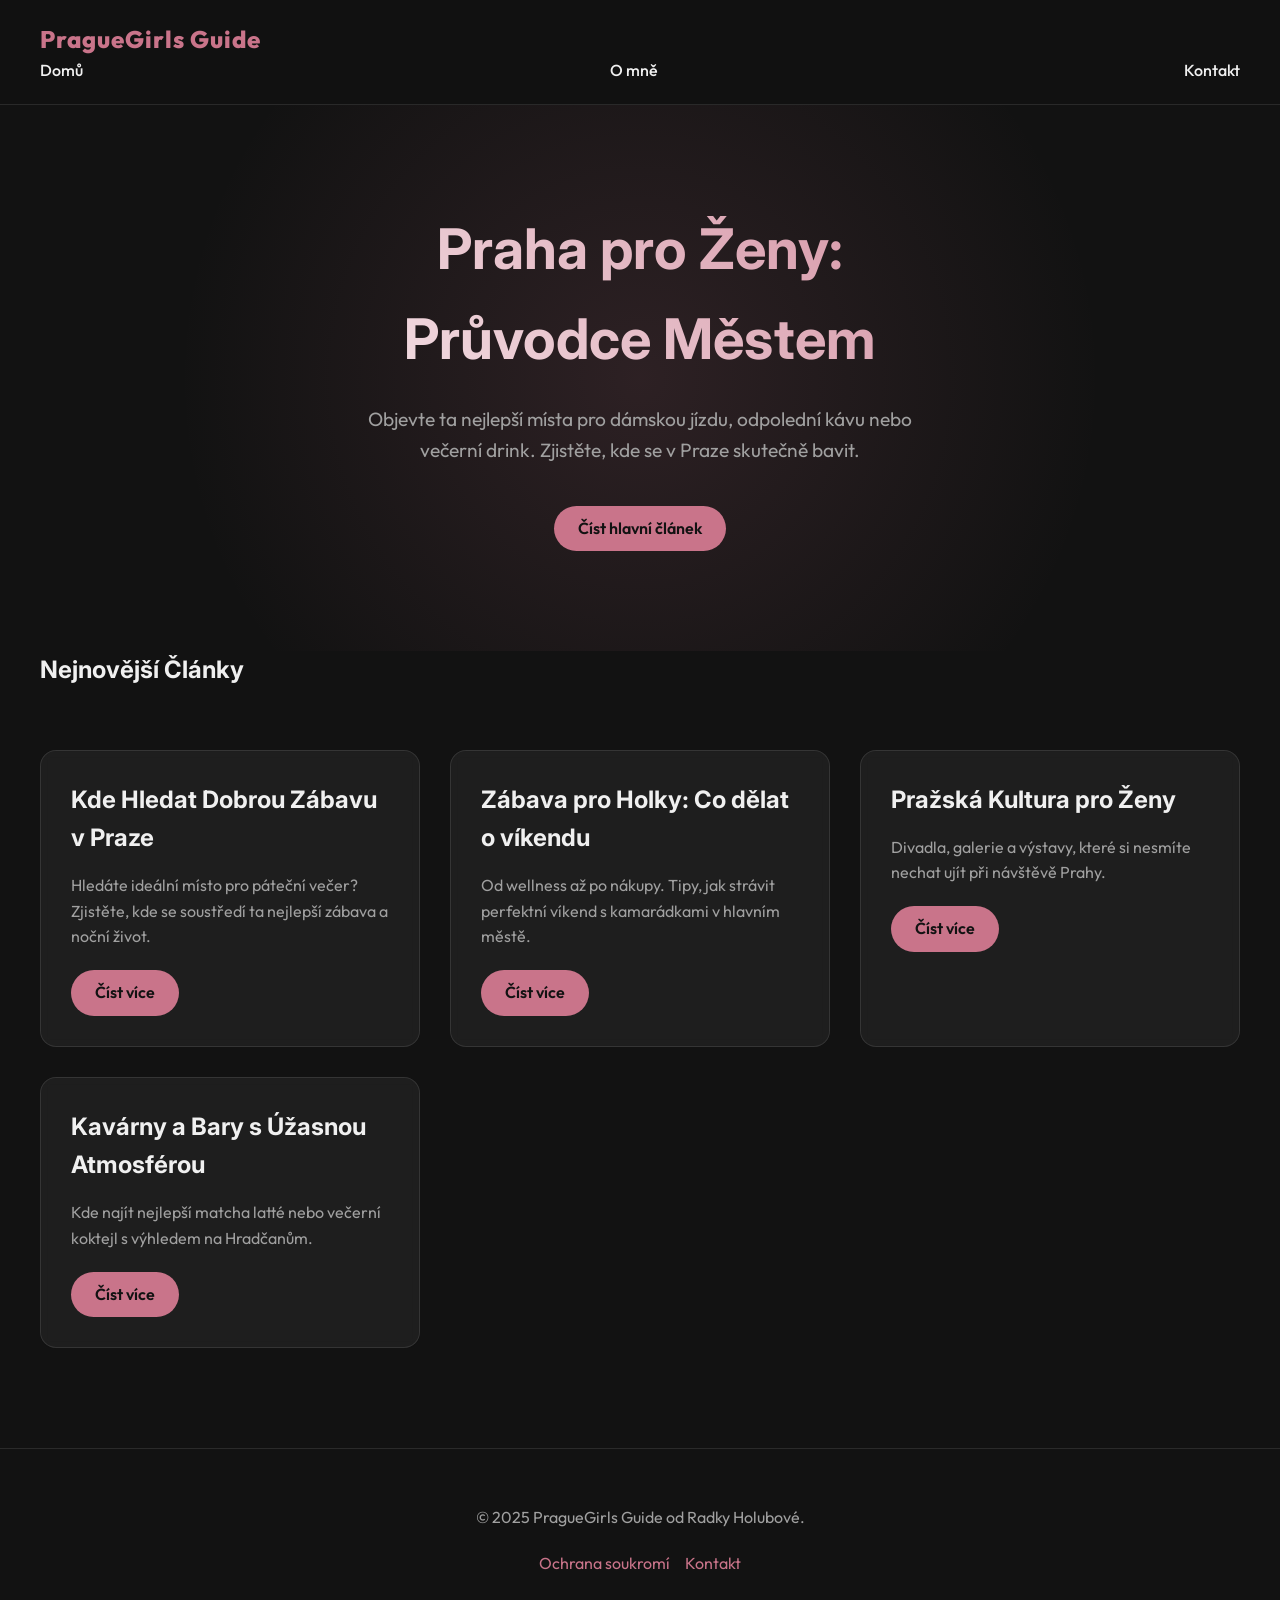
<file: index.html>
<!DOCTYPE html>
<html lang="cs">
<head>
    <meta charset="UTF-8">
    <meta name="viewport" content="width=device-width, initial-scale=1.0">
    <title>Holky v Praze: Ultimátní Průvodce | Pražská Scéna</title>
    <meta name="description" content="Nejlepší průvodce pro ženy v Praze. Od kaváren po noční život, zjistěte, kde se dobře bavit a relaxovat v hlavním městě.">
    <link rel="preconnect" href="https://fonts.googleapis.com">
    <link rel="preconnect" href="https://fonts.gstatic.com" crossorigin>
    <link href="https://fonts.googleapis.com/css2?family=Inter:wght@400;700&family=Outfit:wght@400;500;600;800&display=swap" rel="stylesheet">
    <link rel="stylesheet" href="style.css">
</head>
<body>
    <header>
        <div class="container nav">
            <div class="logo">PragueGirls Guide</div>
            <nav class="nav-links">
                <a href="index.html">Domů</a>
                <a href="about.html">O mně</a>
                <a href="contact.html">Kontakt</a>
            </nav>
        </div>
    </header>

    <main>
        <section class="hero container">
            <h1>Praha pro Ženy:<br>Průvodce Městem</h1>
            <p>Objevte ta nejlepší místa pro dámskou jízdu, odpolední kávu nebo večerní drink. Zjistěte, kde se v Praze skutečně bavit.</p>
            <a href="holky-v-praze-kde-hledat-dobrou-zabavu.html" class="btn">Číst hlavní článek</a>
        </section>

        <section class="container">
            <h2>Nejnovější Články</h2>
            <div class="grid">
                <article class="card">
                    <h3>Kde Hledat Dobrou Zábavu v Praze</h3>
                    <p>Hledáte ideální místo pro páteční večer? Zjistěte, kde se soustředí ta nejlepší zábava a noční život.</p>
                    <a href="holky-v-praze-kde-hledat-dobrou-zabavu.html" class="btn">Číst více</a>
                </article>
                <article class="card">
                    <h3>Zábava pro Holky: Co dělat o víkendu</h3>
                    <p>Od wellness až po nákupy. Tipy, jak strávit perfektní víkend s kamarádkami v hlavním městě.</p>
                    <a href="zabavy-pro-holky-v-praze.html" class="btn">Číst více</a>
                </article>
                <article class="card">
                    <h3>Pražská Kultura pro Ženy</h3>
                    <p>Divadla, galerie a výstavy, které si nesmíte nechat ujít při návštěvě Prahy.</p>
                    <a href="prazska-kultura-pro-zeny.html" class="btn">Číst více</a>
                </article>
                <article class="card">
                    <h3>Kavárny a Bary s Úžasnou Atmosférou</h3>
                    <p>Kde najít nejlepší matcha latté nebo večerní koktejl s výhledem na Hradčanům.</p>
                    <a href="kavarne-a-bary-pro-zeny-v-praze.html" class="btn">Číst více</a>
                </article>
            </div>
        </section>
    </main>

    <footer>
        <div class="container">
            <p>&copy; 2025 PragueGirls Guide od Radky Holubové.</p>
            <div class="footer-links">
                <a href="privacy.html">Ochrana soukromí</a>
                <a href="contact.html">Kontakt</a>
            </div>
        </div>
    </footer>
</body>
</html>
</file>
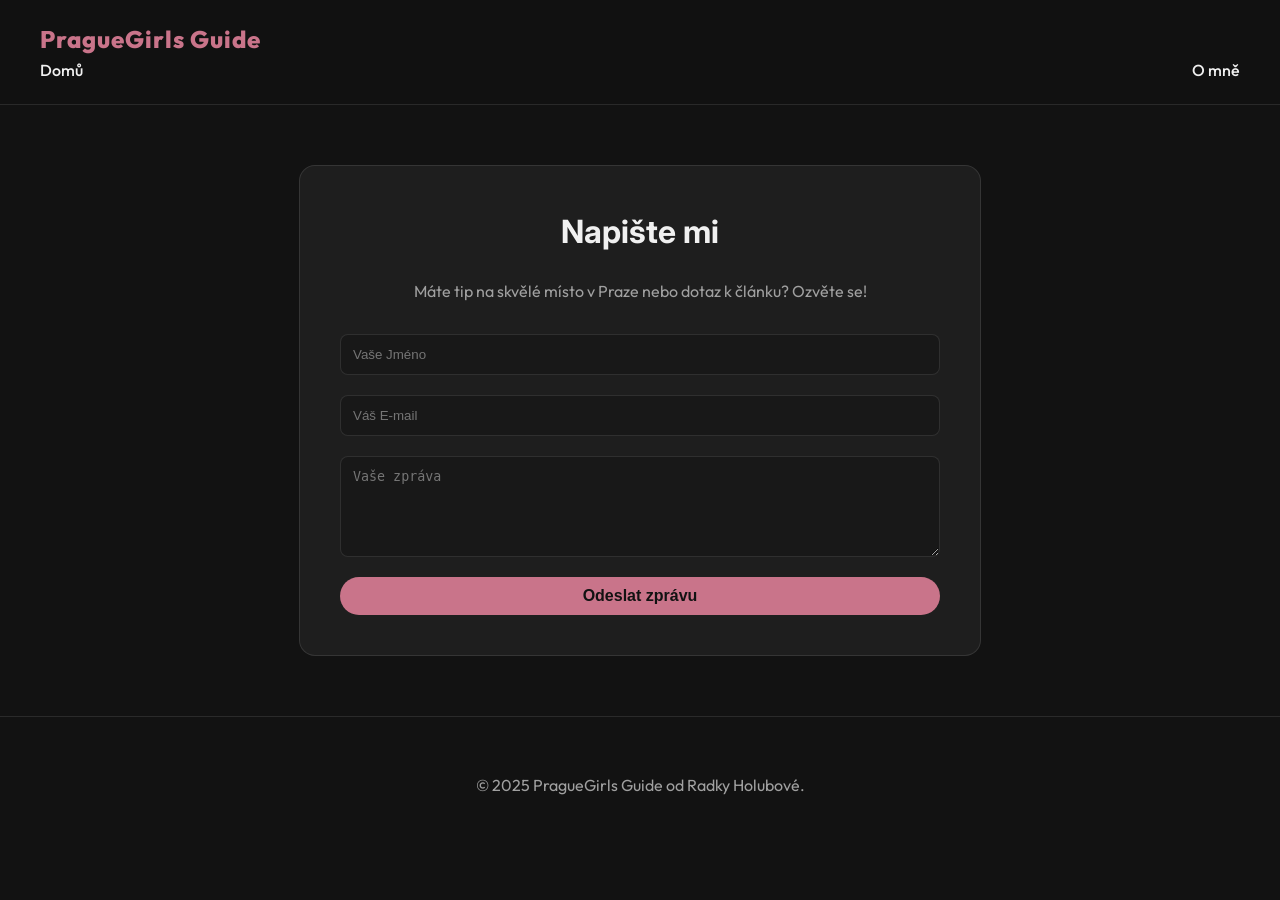
<file: contact.html>
<!DOCTYPE html>
<html lang="cs">
<head>
    <meta charset="UTF-8">
    <meta name="viewport" content="width=device-width, initial-scale=1.0">
    <title>Kontakt | PragueGirls Guide</title>
    <link href="https://fonts.googleapis.com/css2?family=Inter:wght@400;700&family=Outfit:wght@400;500;600;800&display=swap" rel="stylesheet">
    <link rel="stylesheet" href="style.css">
</head>
<body>
    <header>
        <div class="container nav">
            <a href="index.html" class="logo">PragueGirls Guide</a>
            <nav class="nav-links">
                <a href="index.html">Domů</a>
                <a href="about.html">O mně</a>
            </nav>
        </div>
    </header>

    <main class="container">
        <div style="max-width: 600px; margin: 60px auto; background: var(--surface); padding: 40px; border-radius: 16px; border: 1px solid var(--surface-border);">
            <h1 style="text-align: center;">Napište mi</h1>
            <p style="text-align: center; color: var(--text-secondary); margin-bottom: 30px;">Máte tip na skvělé místo v Praze nebo dotaz k článku? Ozvěte se!</p>
            <form style="display: flex; flex-direction: column; gap: 20px;">
                <input type="text" placeholder="Vaše Jméno" style="padding: 12px; background: rgba(0,0,0,0.2); border: 1px solid var(--surface-border); border-radius: 8px; color: #fff;">
                <input type="email" placeholder="Váš E-mail" style="padding: 12px; background: rgba(0,0,0,0.2); border: 1px solid var(--surface-border); border-radius: 8px; color: #fff;">
                <textarea rows="5" placeholder="Vaše zpráva" style="padding: 12px; background: rgba(0,0,0,0.2); border: 1px solid var(--surface-border); border-radius: 8px; color: #fff;"></textarea>
                <button type="button" class="btn" style="border: none; cursor: pointer; font-size: 1rem;">Odeslat zprávu</button>
            </form>
        </div>
    </main>

    <footer>
        <div class="container">
            <p>&copy; 2025 PragueGirls Guide od Radky Holubové.</p>
        </div>
    </footer>
</body>
</html>
</file>
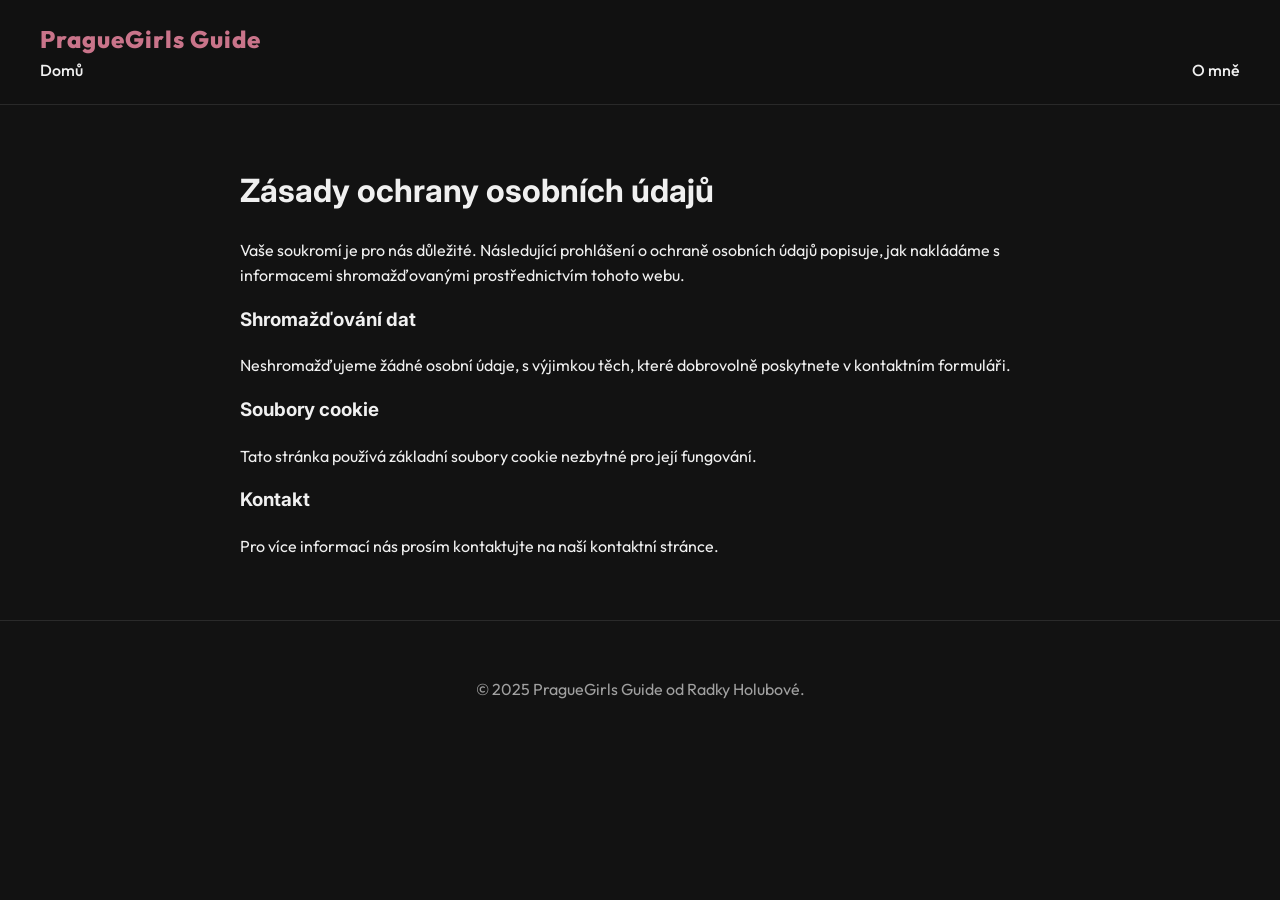
<file: privacy.html>
<!DOCTYPE html>
<html lang="cs">
<head>
    <meta charset="UTF-8">
    <meta name="viewport" content="width=device-width, initial-scale=1.0">
    <title>Ochrana soukromí | PragueGirls Guide</title>
    <link href="https://fonts.googleapis.com/css2?family=Inter:wght@400;700&family=Outfit:wght@400;500;600;800&display=swap" rel="stylesheet">
    <link rel="stylesheet" href="style.css">
</head>
<body>
    <header>
        <div class="container nav">
            <a href="index.html" class="logo">PragueGirls Guide</a>
            <nav class="nav-links">
                <a href="index.html">Domů</a>
                <a href="about.html">O mně</a>
            </nav>
        </div>
    </header>

    <main class="container">
        <div style="max-width: 800px; margin: 60px auto;">
            <h1>Zásady ochrany osobních údajů</h1>
            <p>Vaše soukromí je pro nás důležité. Následující prohlášení o ochraně osobních údajů popisuje, jak nakládáme s informacemi shromažďovanými prostřednictvím tohoto webu.</p>
            <h3>Shromažďování dat</h3>
            <p>Neshromažďujeme žádné osobní údaje, s výjimkou těch, které dobrovolně poskytnete v kontaktním formuláři.</p>
            <h3>Soubory cookie</h3>
            <p>Tato stránka používá základní soubory cookie nezbytné pro její fungování.</p>
            <h3>Kontakt</h3>
            <p>Pro více informací nás prosím kontaktujte na naší kontaktní stránce.</p>
        </div>
    </main>

    <footer>
        <div class="container">
            <p>&copy; 2025 PragueGirls Guide od Radky Holubové.</p>
        </div>
    </footer>
</body>
</html>
</file>
<file: style.css>
:root {
  --primary: #c9748a;
  --primary-hover: #b35f75;
  --bg-color: #121212;
  --surface: rgba(255, 255, 255, 0.05);
  --surface-border: rgba(255, 255, 255, 0.1);
  --text-primary: #f0f0f0;
  --text-secondary: #a0a0a0;
  --font-main: 'Outfit', sans-serif;
  --font-heading: 'Inter', sans-serif;
}

body {
  margin: 0;
  font-family: var(--font-main);
  background-color: var(--bg-color);
  color: var(--text-primary);
  line-height: 1.6;
}

h1, h2, h3, h4 {
  font-family: var(--font-heading);
  font-weight: 700;
  margin-top: 0;
}

a {
  color: var(--primary);
  text-decoration: none;
  transition: color 0.3s ease;
}

a:hover {
  color: var(--primary-hover);
}

.container {
  max-width: 1200px;
  margin: 0 auto;
  padding: 0 20px;
}

/* Glassmorphism Header */
header {
  position: sticky;
  top: 0;
  z-index: 100;
  background: rgba(18, 18, 18, 0.7);
  backdrop-filter: blur(10px);
  -webkit-backdrop-filter: blur(10px);
  border-bottom: 1px solid var(--surface-border);
  padding: 20px 0;
}

nav {
  display: flex;
  justify-content: space-between;
  align-items: center;
}

.logo {
  font-size: 1.5rem;
  font-weight: 800;
  color: var(--primary);
  letter-spacing: 1px;
}

.nav-links {
  display: flex;
  gap: 20px;
}

.nav-links a {
  color: var(--text-primary);
  font-weight: 500;
}

.nav-links a:hover {
  color: var(--primary);
}

/* Hero Section */
.hero {
  padding: 100px 0;
  text-align: center;
  background: radial-gradient(circle at center, rgba(201, 116, 138, 0.15) 0%, rgba(18, 18, 18, 0) 70%);
}

.hero h1 {
  font-size: 3.5rem;
  margin-bottom: 20px;
  background: -webkit-linear-gradient(45deg, #fff, var(--primary));
  -webkit-background-clip: text;
  -webkit-text-fill-color: transparent;
}

.hero p {
  font-size: 1.2rem;
  color: var(--text-secondary);
  max-width: 600px;
  margin: 0 auto 40px;
}

/* Grid Layout */
.grid {
  display: grid;
  grid-template-columns: repeat(auto-fit, minmax(300px, 1fr));
  gap: 30px;
  padding: 40px 0;
}

.card {
  background: var(--surface);
  border: 1px solid var(--surface-border);
  border-radius: 16px;
  padding: 30px;
  transition: transform 0.3s ease, border-color 0.3s ease;
  backdrop-filter: blur(5px);
}

.card:hover {
  transform: translateY(-5px);
  border-color: var(--primary);
}

.card h3 {
  font-size: 1.5rem;
  margin-bottom: 15px;
}

.card p {
  color: var(--text-secondary);
  margin-bottom: 20px;
}

.btn {
  display: inline-block;
  padding: 10px 24px;
  background-color: var(--primary);
  color: #121212;
  border-radius: 30px;
  font-weight: 600;
  transition: all 0.3s ease;
}

.btn:hover {
  background-color: var(--primary-hover);
  color: #fff;
  box-shadow: 0 0 15px rgba(201, 116, 138, 0.4);
}

/* Footer */
footer {
  border-top: 1px solid var(--surface-border);
  padding: 40px 0;
  margin-top: 60px;
  text-align: center;
  color: var(--text-secondary);
}

.footer-links {
  margin-top: 20px;
  display: flex;
  justify-content: center;
  gap: 15px;
}

@media (max-width: 768px) {
  .hero h1 { font-size: 2.5rem; }
  nav { flex-direction: column; gap: 15px; }
}
</file>
